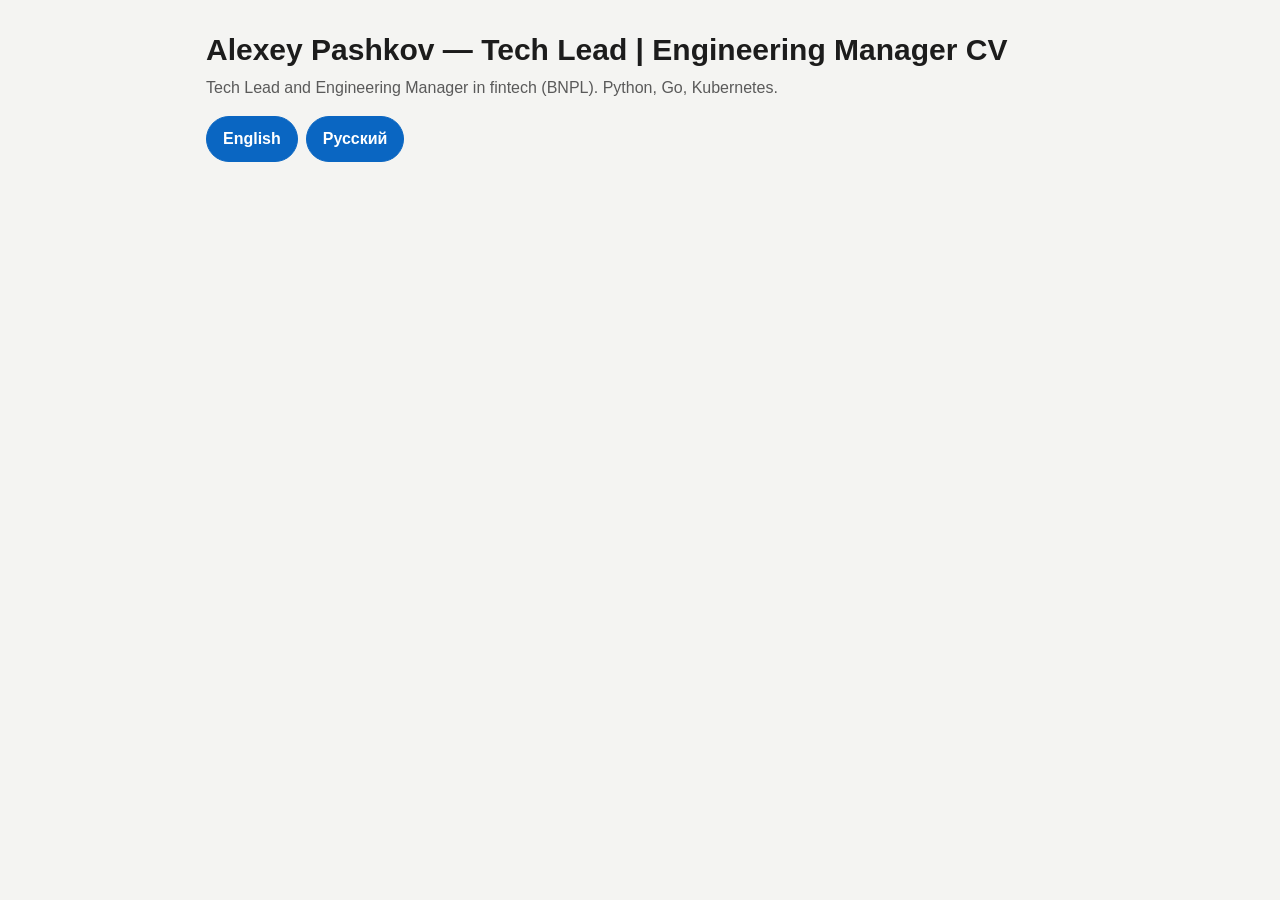
<file: index.html>
<!doctype html>
<html lang="en">
<head>
<meta charset="utf-8">
<meta name="viewport" content="width=device-width, initial-scale=1">
<title>Alexey Pashkov — Tech Lead | Engineering Manager CV</title>
<meta property="og:title" content="Alexey Pashkov — Tech Lead | Engineering Manager CV">
<meta property="og:description" content="Tech Lead and Engineering Manager in fintech (BNPL). CV in English and Russian: view online or download PDF.">
<meta property="og:image" content="https://mackrage.github.io/cv/en-og-2.png">
<meta property="og:image:width" content="1200">
<meta property="og:image:height" content="628">
<meta property="og:url" content="https://mackrage.github.io/cv/">
<meta property="og:type" content="website">
<meta name="twitter:card" content="summary_large_image">
<link rel="stylesheet" href="style.css">
</head>
<body>
<header>
  <div>
    <h1>Alexey Pashkov — Tech Lead | Engineering Manager CV</h1>
    <p>Tech Lead and Engineering Manager in fintech (BNPL). Python, Go, Kubernetes.</p>
  </div>
  <nav>
    <a class="btn primary" href="en.html">English</a>
    <a class="btn primary" href="ru.html">Русский</a>
  </nav>
</header>
</body>
</html>
</file>
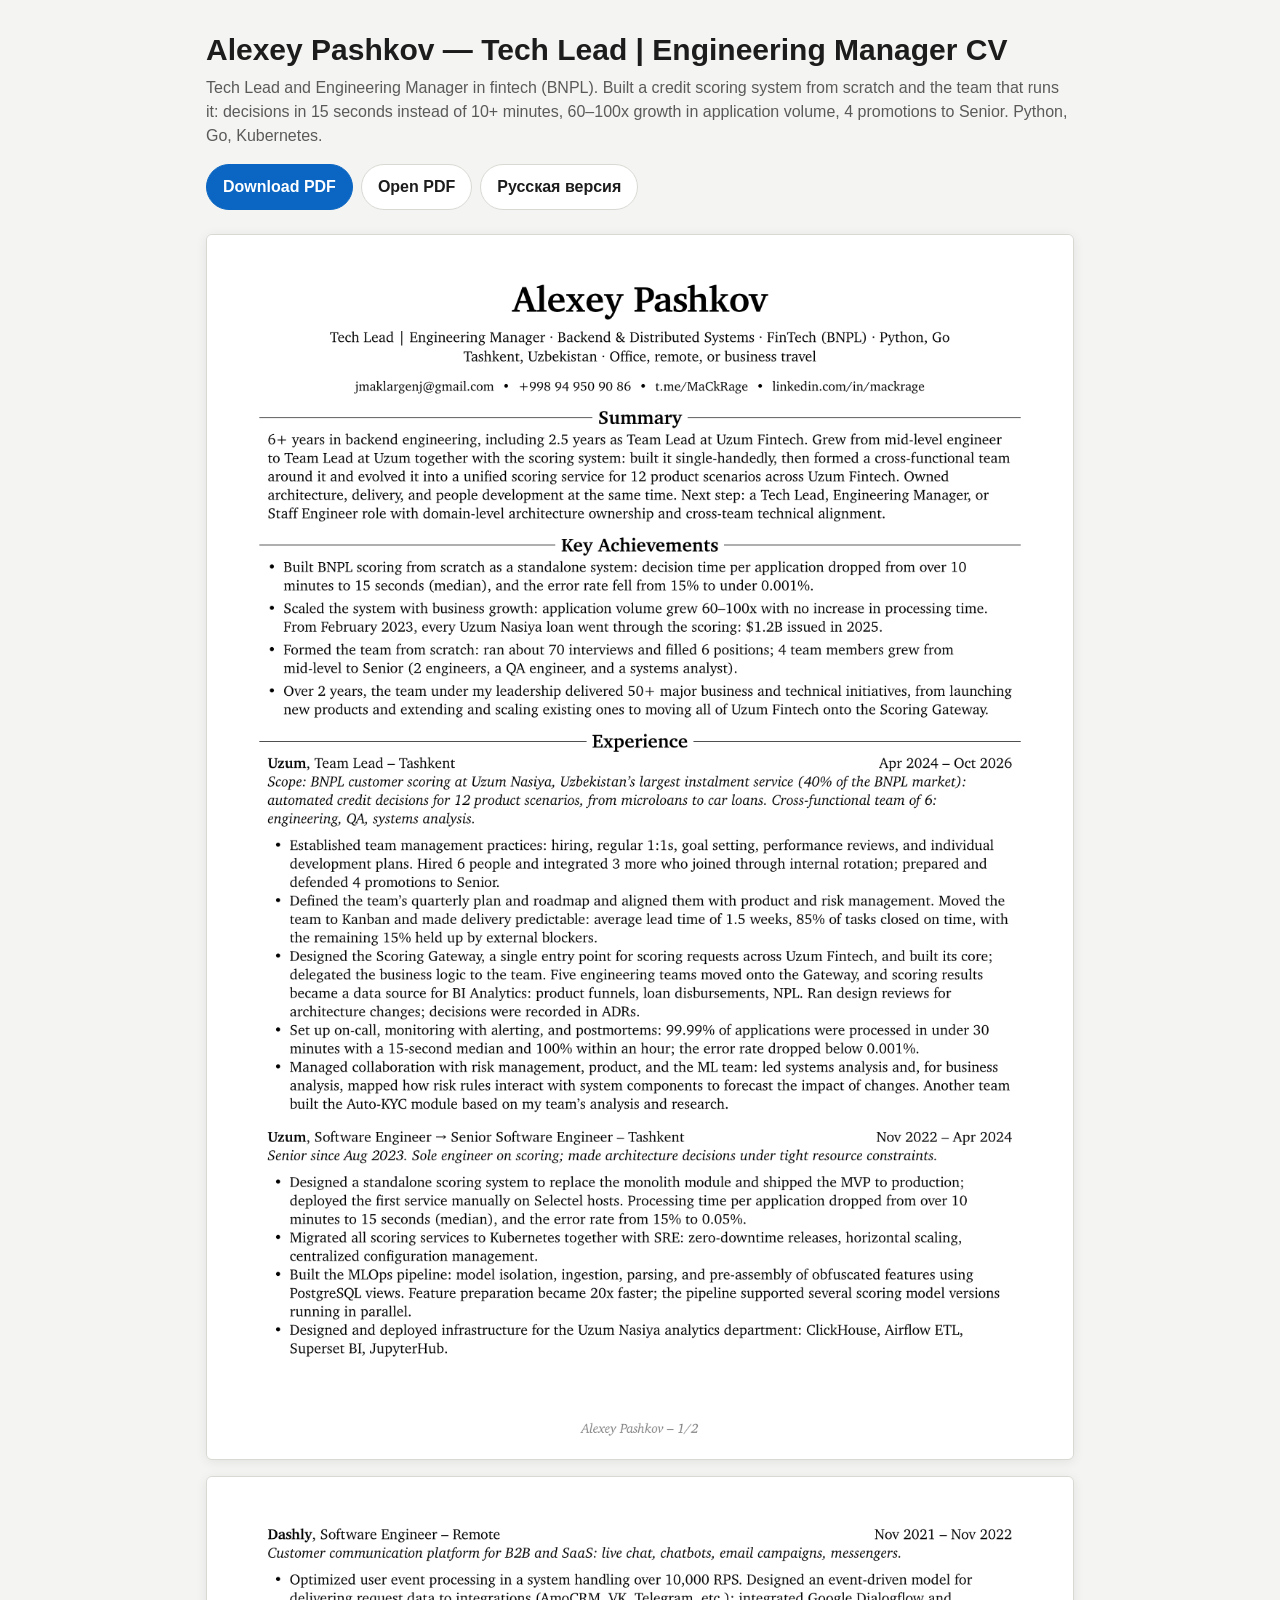
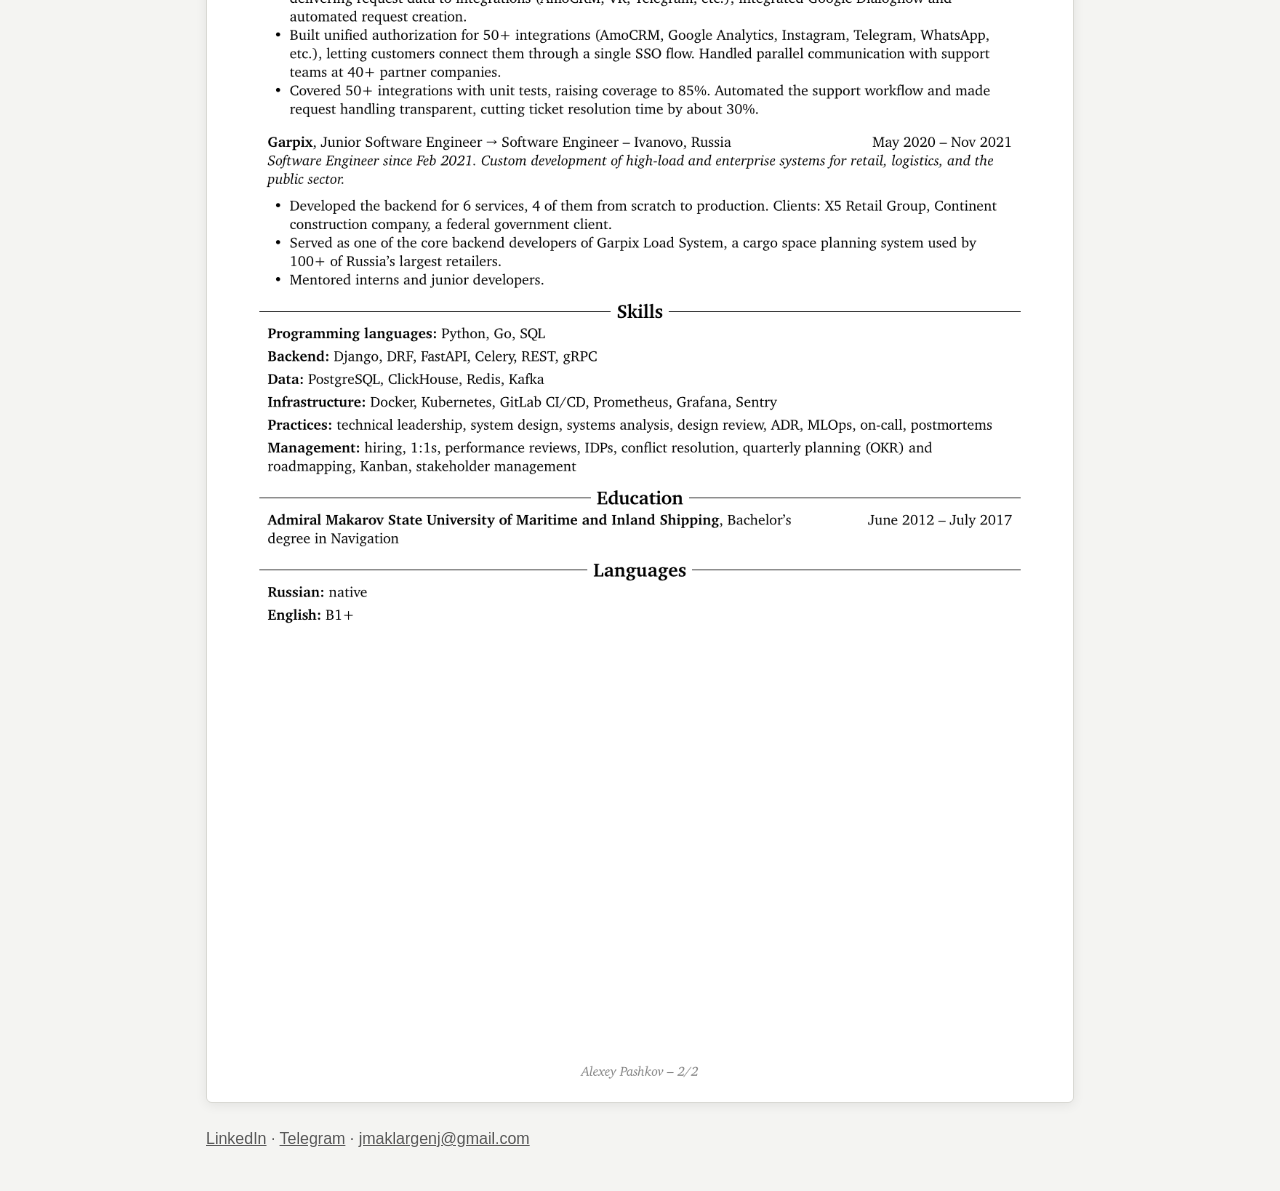
<file: en.html>
<!doctype html>
<html lang="en">
<head>
<meta charset="utf-8">
<meta name="viewport" content="width=device-width, initial-scale=1">
<title>Alexey Pashkov — Tech Lead | Engineering Manager CV (EN)</title>
<meta name="description" content="Tech Lead and Engineering Manager in fintech (BNPL). Built a credit scoring system from scratch and the team that runs it: decisions in 15 seconds instead of 10+ minutes, 60–100x growth in application volume, 4 promotions to Senior. Python, Go, Kubernetes.">
<meta property="og:type" content="website">
<meta property="og:title" content="Alexey Pashkov — Tech Lead | Engineering Manager CV (EN)">
<meta property="og:description" content="Tech Lead and Engineering Manager in fintech (BNPL). Built a credit scoring system from scratch and the team that runs it: decisions in 15 seconds instead of 10+ minutes, 60–100x growth in application volume, 4 promotions to Senior. Python, Go, Kubernetes.">
<meta property="og:image" content="https://mackrage.github.io/cv/en-og-2.png">
<meta property="og:image:width" content="1200">
<meta property="og:image:height" content="628">
<meta property="og:url" content="https://mackrage.github.io/cv/en.html">
<meta name="twitter:card" content="summary_large_image">
<link rel="stylesheet" href="style.css">
</head>
<body>
<header>
  <div>
    <h1>Alexey Pashkov — Tech Lead | Engineering Manager CV</h1>
    <p>Tech Lead and Engineering Manager in fintech (BNPL). Built a credit scoring system from scratch and the team that runs it: decisions in 15 seconds instead of 10+ minutes, 60–100x growth in application volume, 4 promotions to Senior. Python, Go, Kubernetes.</p>
  </div>
  <nav>
    <a class="btn primary" href="Alexey_Pashkov_Tech_Lead_CV_EN.pdf" download>Download PDF</a>
    <a class="btn" href="Alexey_Pashkov_Tech_Lead_CV_EN.pdf" target="_blank" rel="noopener">Open PDF</a>
    <a class="btn" href="ru.html">Русская версия</a>
  </nav>
</header>
<main>
  <img src="en-1.png" alt="CV page 1" width="1191" height="1684">
  <img src="en-2.png" alt="CV page 2" width="1191" height="1684" loading="lazy">
</main>
<footer><a href="https://www.linkedin.com/in/mackrage/">LinkedIn</a> · <a href="https://t.me/MaCkRage">Telegram</a> · <a href="mailto:jmaklargenj@gmail.com">jmaklargenj@gmail.com</a></footer>
</body>
</html>
</file>
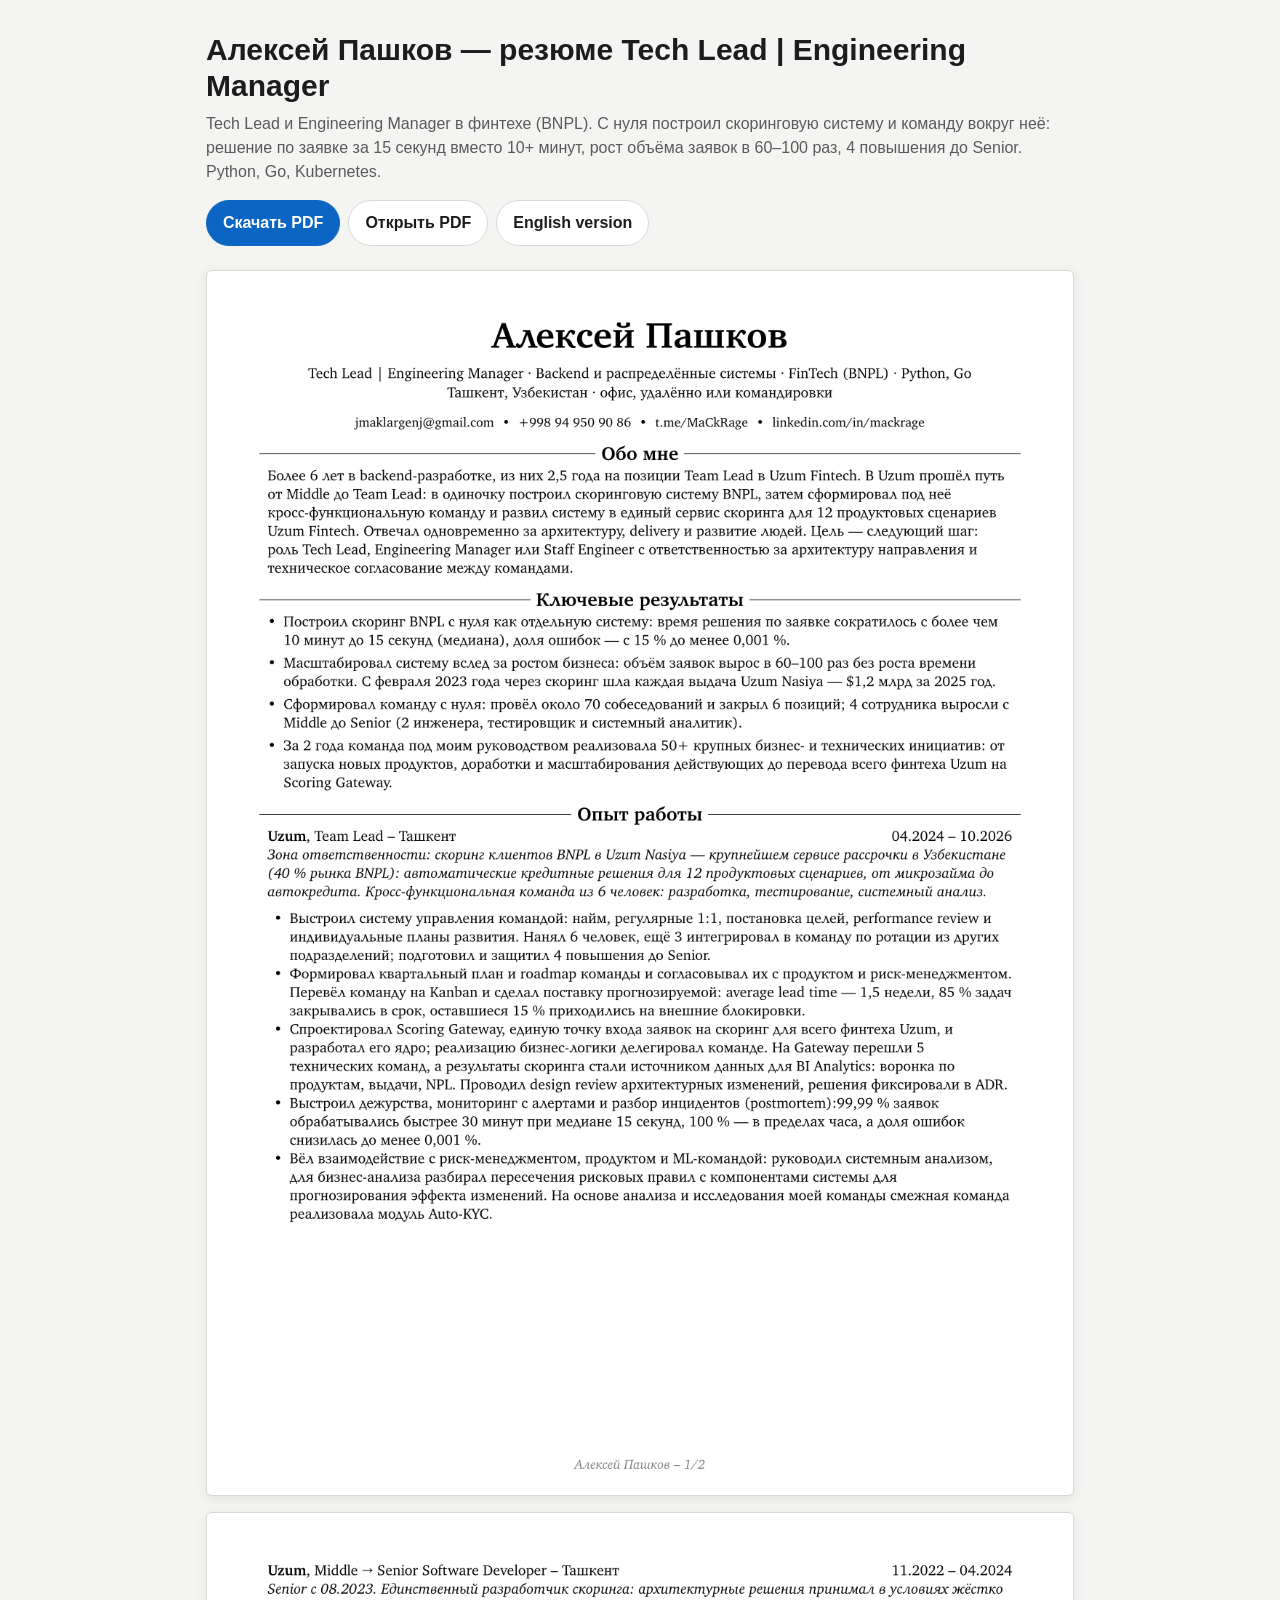
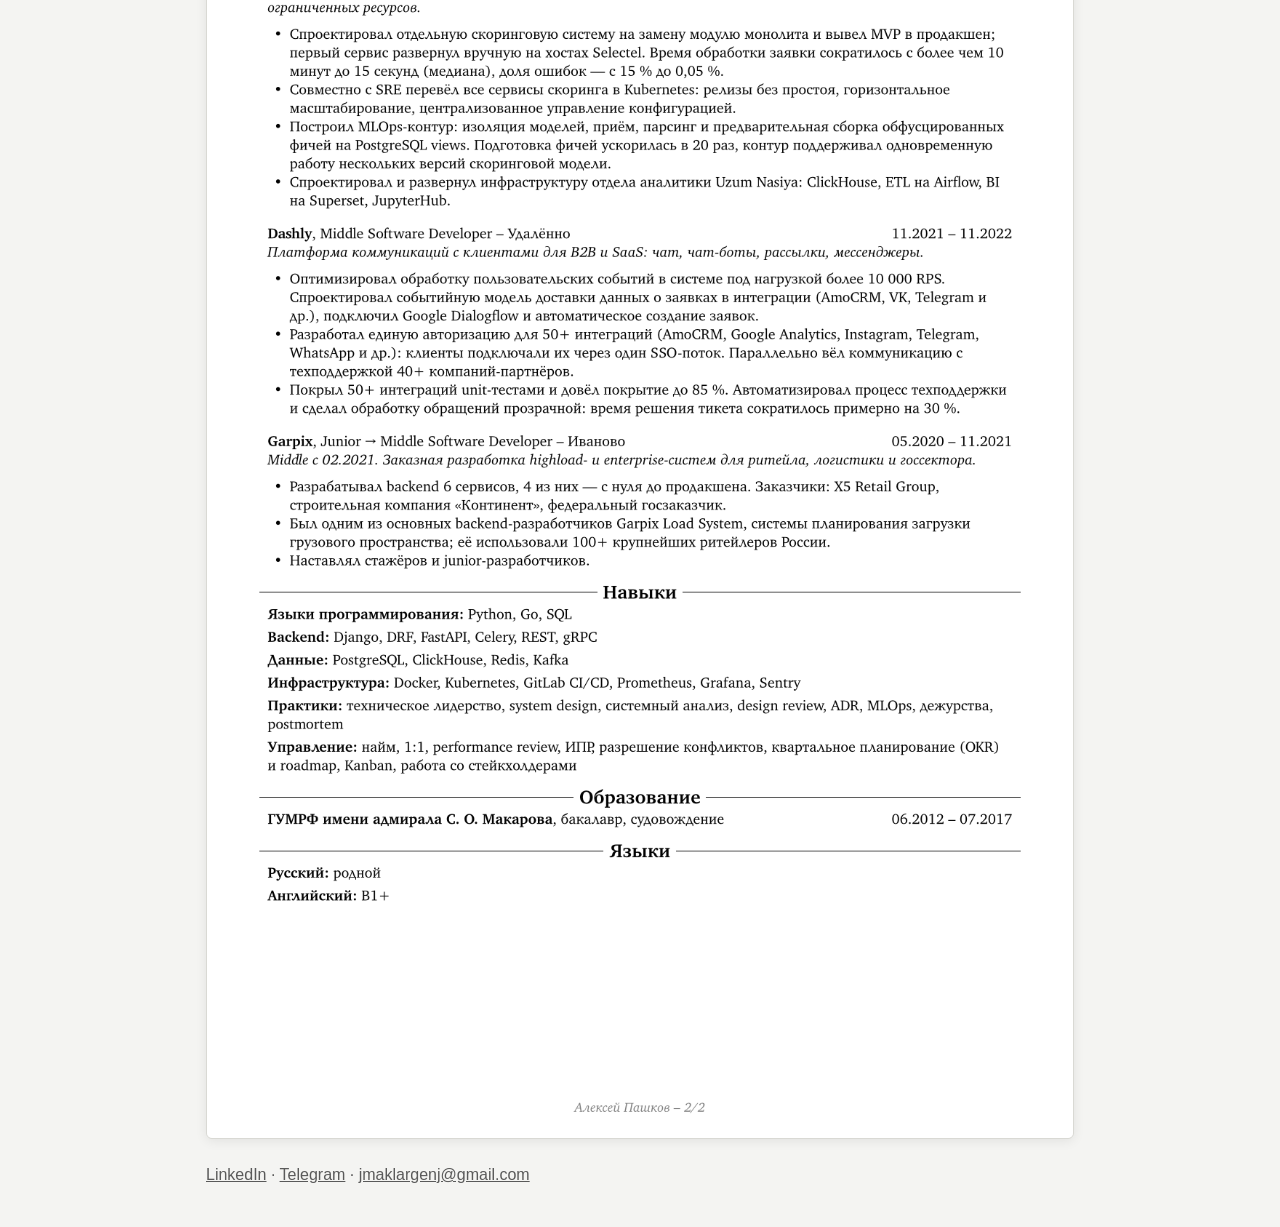
<file: ru.html>
<!doctype html>
<html lang="ru">
<head>
<meta charset="utf-8">
<meta name="viewport" content="width=device-width, initial-scale=1">
<title>Алексей Пашков — резюме Tech Lead | Engineering Manager (RU)</title>
<meta name="description" content="Tech Lead и Engineering Manager в финтехе (BNPL). С нуля построил скоринговую систему и команду вокруг неё: решение по заявке за 15 секунд вместо 10+ минут, рост объёма заявок в 60–100 раз, 4 повышения до Senior. Python, Go, Kubernetes.">
<meta property="og:type" content="website">
<meta property="og:title" content="Алексей Пашков — резюме Tech Lead | Engineering Manager (RU)">
<meta property="og:description" content="Tech Lead и Engineering Manager в финтехе (BNPL). С нуля построил скоринговую систему и команду вокруг неё: решение по заявке за 15 секунд вместо 10+ минут, рост объёма заявок в 60–100 раз, 4 повышения до Senior. Python, Go, Kubernetes.">
<meta property="og:image" content="https://mackrage.github.io/cv/ru-og-2.png">
<meta property="og:image:width" content="1200">
<meta property="og:image:height" content="628">
<meta property="og:url" content="https://mackrage.github.io/cv/ru.html">
<meta name="twitter:card" content="summary_large_image">
<link rel="stylesheet" href="style.css">
</head>
<body>
<header>
  <div>
    <h1>Алексей Пашков — резюме Tech Lead | Engineering Manager</h1>
    <p>Tech Lead и Engineering Manager в финтехе (BNPL). С нуля построил скоринговую систему и команду вокруг неё: решение по заявке за 15 секунд вместо 10+ минут, рост объёма заявок в 60–100 раз, 4 повышения до Senior. Python, Go, Kubernetes.</p>
  </div>
  <nav>
    <a class="btn primary" href="Alexey_Pashkov_Tech_Lead_CV_RU.pdf" download>Скачать PDF</a>
    <a class="btn" href="Alexey_Pashkov_Tech_Lead_CV_RU.pdf" target="_blank" rel="noopener">Открыть PDF</a>
    <a class="btn" href="en.html">English version</a>
  </nav>
</header>
<main>
  <img src="ru-1.png" alt="Резюме, страница 1" width="1191" height="1684">
  <img src="ru-2.png" alt="Резюме, страница 2" width="1191" height="1684" loading="lazy">
</main>
<footer><a href="https://www.linkedin.com/in/mackrage/">LinkedIn</a> · <a href="https://t.me/MaCkRage">Telegram</a> · <a href="mailto:jmaklargenj@gmail.com">jmaklargenj@gmail.com</a></footer>
</body>
</html>
</file>
<file: style.css>
:root{--bg:#f4f4f2;--fg:#1c1c1c;--muted:#5a5a5a;--card:#ffffff;--line:#d9d9d4;--accent:#0a66c2;--accent-fg:#fff}
@media (prefers-color-scheme:dark){:root{--bg:#16181b;--fg:#ececec;--muted:#a3a3a3;--card:#202327;--line:#33373c;--accent:#4f9cf0;--accent-fg:#0b0d10}}
*{box-sizing:border-box}
body{margin:0;background:var(--bg);color:var(--fg);font:16px/1.5 -apple-system,BlinkMacSystemFont,"Segoe UI",Roboto,Arial,sans-serif}
header{max-width:900px;margin:0 auto;padding:32px 16px 16px;display:flex;flex-direction:column;gap:16px}
h1{margin:0 0 8px;font-size:clamp(22px,4vw,30px);line-height:1.2}
header p{margin:0;color:var(--muted)}
nav{display:flex;flex-wrap:wrap;gap:8px}
.btn{display:inline-block;padding:10px 16px;border:1px solid var(--line);border-radius:999px;background:var(--card);color:var(--fg);text-decoration:none;font-weight:600}
.btn.primary{background:var(--accent);border-color:var(--accent);color:var(--accent-fg)}
.btn:hover{filter:brightness(.95)}
main{max-width:900px;margin:0 auto;padding:8px 16px 24px;display:flex;flex-direction:column;gap:16px}
main img{width:100%;height:auto;background:#fff;border:1px solid var(--line);border-radius:6px;box-shadow:0 2px 12px rgba(0,0,0,.08)}
footer{max-width:900px;margin:0 auto;padding:0 16px 40px;color:var(--muted)}
footer a{color:inherit}
</file>
